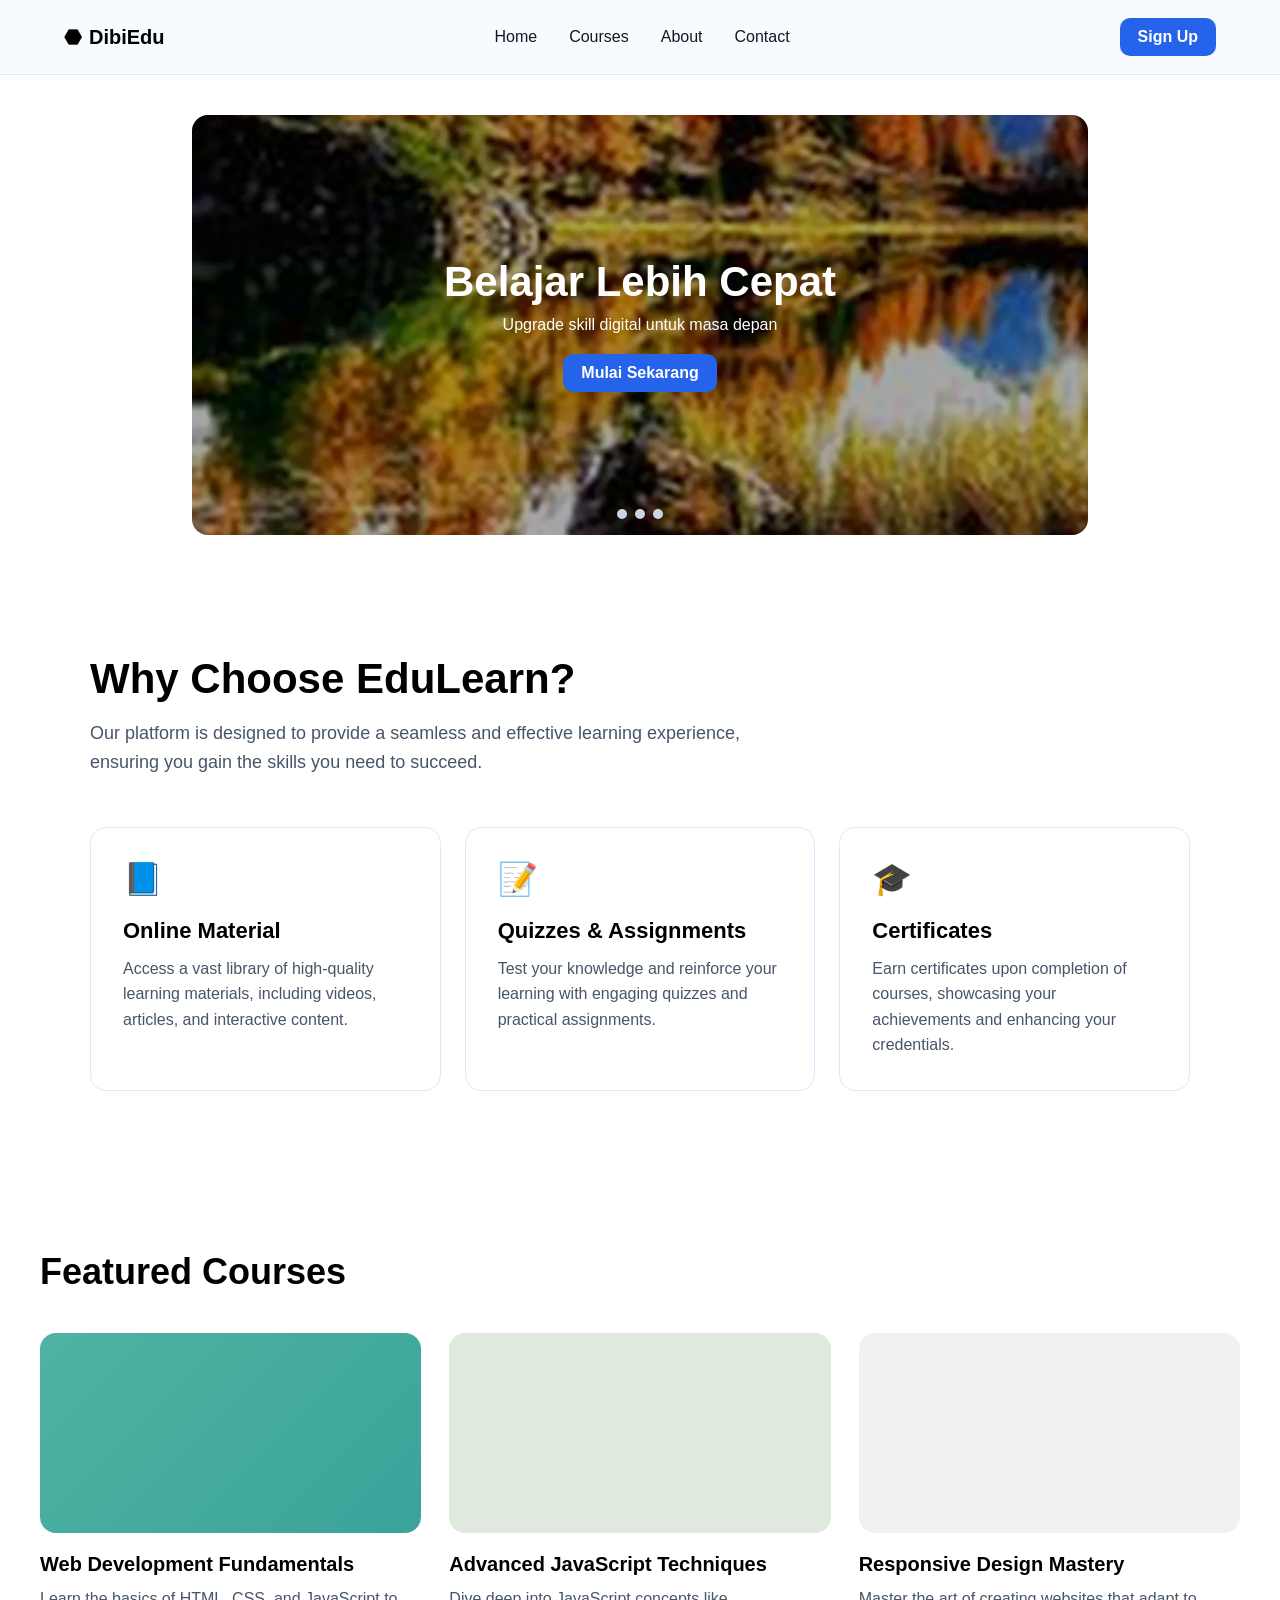
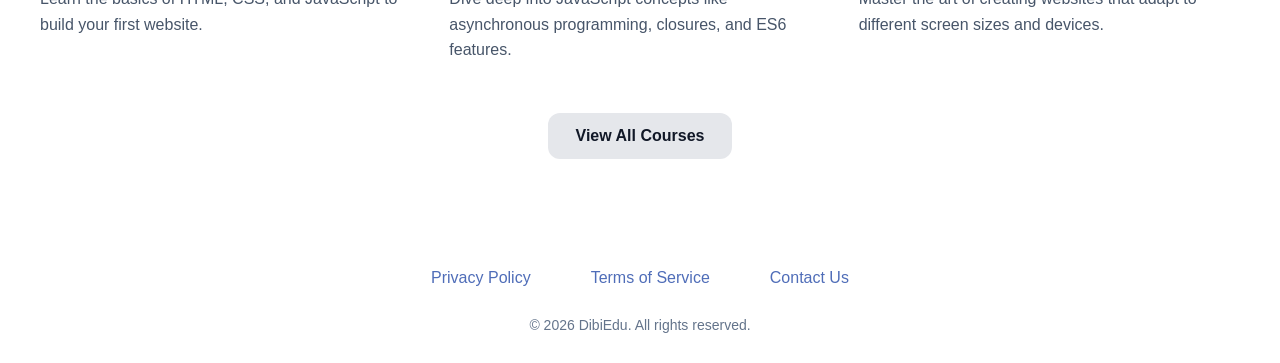
<file: index.html>
<!DOCTYPE html>
<html lang="en">
<head>
  <meta charset="UTF-8" />
  <meta name="viewport" content="width=device-width, initial-scale=1.0" />
  <title>DibiEdu</title>
  <link rel="stylesheet" href="style.css" />
</head>
<body>

<!-- ===== NAVBAR ===== -->
<header class="navbar">
  <div class="nav-container">
    <div class="logo">
      <span class="logo-icon">⬣</span>
      <span class="logo-text">DibiEdu</span>
    </div>

    <nav class="nav-menu">
      <a href="#">Home</a>
      <a href="#">Courses</a>
      <a href="#">About</a>
      <a href="#">Contact</a>
    </nav>

    <a href="#" class="btn-signup">Sign Up</a>
  </div>
</header>

<!-- ===== SLIDER ===== -->
<section class="slider">

  <!-- radio control -->
  <!-- <input type="radio" name="slide" id="s1" checked>
  <input type="radio" name="slide" id="s2">
  <input type="radio" name="slide" id="s3"> -->

  <!-- HERO CONTENT (TIDAK IKUT TRANSISI) -->
  <div class="hero-content">
    <h1>Belajar Lebih Cepat</h1>
    <p>Upgrade skill digital untuk masa depan</p>
    <a href="#" class="btn-signup">Mulai Sekarang</a>
  </div>

  <!-- SLIDES -->
  <div class="slides">
    <div class="slide">
      <img src="img/slide1.webp" alt="">
    </div>
    <div class="slide">
      <img src="img/slide2.jpg" alt="">
    </div>
    <div class="slide">
      <img src="img/slide3.webp" alt="">
    </div>
  </div>

  <!-- DOTS -->
  <div class="dots">
    <label for="s1" class="dot d1"></label>
    <label for="s2" class="dot d2"></label>
    <label for="s3" class="dot d3"></label>
  </div>

</section>




<section class="why">
    <div class="container-why">
      <h2 class="title">Why Choose EduLearn?</h2>
      <p class="subtitle">
        Our platform is designed to provide a seamless and effective learning experience, ensuring
        you gain the skills you need to succeed.
      </p>

      <div class="card-wrapper">
        <div class="card">
          <div class="icon">📘</div>
          <h3>Online Material</h3>
          <p>
            Access a vast library of high-quality learning materials, including videos,
            articles, and interactive content.
          </p>
        </div>

        <div class="card">
          <div class="icon">📝</div>
          <h3>Quizzes & Assignments</h3>
          <p>
            Test your knowledge and reinforce your learning with engaging quizzes
            and practical assignments.
          </p>
        </div>

        <div class="card">
          <div class="icon">🎓</div>
          <h3>Certificates</h3>
          <p>
            Earn certificates upon completion of courses, showcasing your achievements
            and enhancing your credentials.
          </p>
        </div>
      </div>
    </div>
  </section>



   <!-- FEATURED COURSES -->
  <section class="courses">
    <div class="container-course">
      <h2 class="section-title">Featured Courses</h2>

      <div class="course-grid">
        <!-- CARD 1 -->
        <div class="course-card">
          <div class="course-image img-1"></div>
          <h3>Web Development Fundamentals</h3>
          <p>
            Learn the basics of HTML, CSS, and JavaScript to build your first website.
          </p>
        </div>

        <!-- CARD 2 -->
        <div class="course-card">
          <div class="course-image img-2"></div>
          <h3>Advanced JavaScript Techniques</h3>
          <p>
            Dive deep into JavaScript concepts like asynchronous programming,
            closures, and ES6 features.
          </p>
        </div>

        <!-- CARD 3 -->
        <div class="course-card">
          <div class="course-image img-3"></div>
          <h3>Responsive Design Mastery</h3>
          <p>
            Master the art of creating websites that adapt to different screen
            sizes and devices.
          </p>
        </div>
      </div>

      <div class="btn-wrapper">
        <a href="#" class="btn">View All Courses</a>
      </div>
    </div>
  </section>

  <!-- FOOTER -->
  <footer class="footer">
    <div class="footer-links">
      <a href="#">Privacy Policy</a>
      <a href="#">Terms of Service</a>
      <a href="#">Contact Us</a>
    </div>
    <p class="copyright">
      © 2026 DibiEdu. All rights reserved.
    </p>
  </footer>



</body>
</html>
</file>
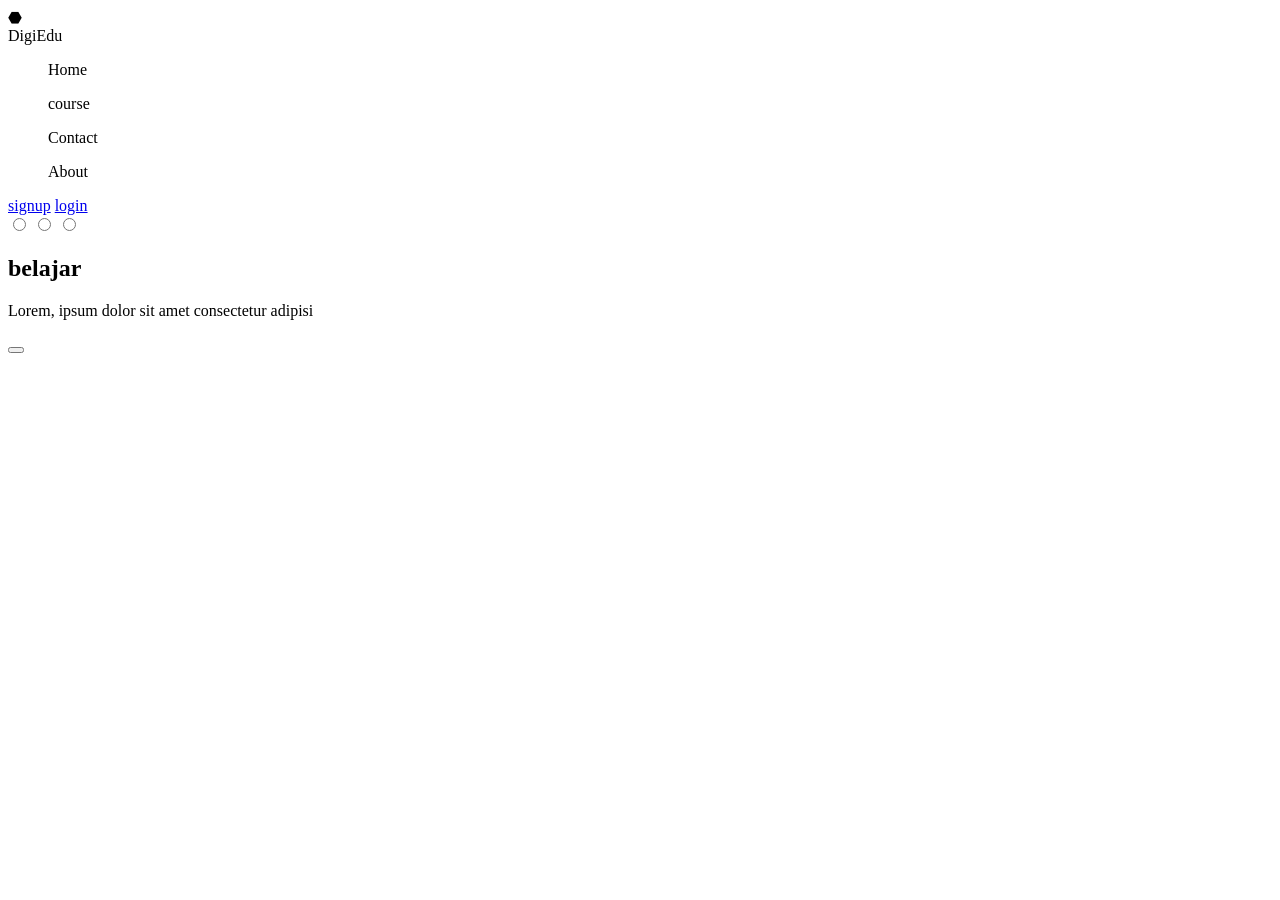
<file: lms.html>
<!DOCTYPE html>
<html lang="en">
<head>
    <meta charset="UTF-8">
    <meta name="viewport" content="width=device-width, initial-scale=1.0">
    <title>Document</title>
</head>
<body>
    <header>
        <div>⬣</div>
        <div>DigiEdu</div>
        <menu>Home</menu>
        <menu>course</menu>
        <menu>Contact</menu>
        <menu>About</menu>
        <a href="#">signup</a>
        <a href="#">login</a>
    </header>


    <section>
        <input type="radio" name="slide">
        <input type="radio" name="slide">
        <input type="radio" name="slide">

        <div>
            <h1>belajar</h1>
            <p>Lorem, ipsum dolor sit amet consectetur adipisi</p>
            <button ></button>
        </div>


    </section>

</body>
</html>
</file>
<file: style.css>
/* ===== RESET ===== */
* {
  margin: 0;
  padding: 0;
  box-sizing: border-box;
  font-family: Arial, Helvetica, sans-serif;
}

/* ===== NAVBAR ===== */
.navbar {
  background: #f8fbfd;
  border-bottom: 1px solid #e5e7eb;
}

.nav-container {
  max-width: 1200px;
  margin: auto;
  padding: 18px 24px;
  display: flex;
  align-items: center;
  justify-content: space-between;
}

.logo {
  display: flex;
  align-items: center;
  gap: 8px;
  font-weight: 700;
  font-size: 20px;
}

.nav-menu {
  display: flex;
  gap: 32px;
}

.nav-menu a {
  text-decoration: none;
  color: #111827;
  font-weight: 500;
}

.btn-signup {
  background: #2563eb;
  color: #fff;
  padding: 10px 18px;
  border-radius: 10px;
  text-decoration: none;
  font-weight: 600;
}

/* ===== SLIDER ===== */
.slider {
  width: 70%;
  max-width: 1200px;
  height: 420px;
  margin: 40px auto;
  position: relative;
  overflow: hidden;
  border-radius: 16px;
}

/* hide radio */
.slider input {
  display: none;
}

/* ===== HERO ===== */
.hero-content {
  position: absolute;
  pointer-events: none;
  inset: 0;
  z-index: 3;
  display: flex;
  flex-direction: column;
  justify-content: center;
  align-items: center;
  text-align: center;
  color: white;
}

.hero-content h1 {
  font-size: 42px;
  margin-bottom: 10px;
}

.hero-content p {
  margin-bottom: 20px;
}

.hero-content a {
  pointer-events: auto;
}

/* ===== SLIDES ===== */
.slides {
  display: flex;
  width: 300%;
  height: 100%;
  animation: autoSlide 12s infinite;
}

.slide {
  width: 100%;
  flex-shrink: 0;
  position: relative;
}

.slide::after {
  content: "";
  position: absolute;
  inset: 0;
  background: rgba(0,0,0,.35);
}

.slide img {
  width: 100%;
  height: 100%;
  object-fit: cover;
}

/* ===== MANUAL CONTROL ===== */
#s1:checked ~ .slides { transform: translateX(0); }
#s2:checked ~ .slides { transform: translateX(-100%); }
#s3:checked ~ .slides { transform: translateX(-200%); }

/* #s1:checked ~ .slides,
#s2:checked ~ .slides,
#s3:checked ~ .slides {
  animation: none;
} */

/* ===== DOTS ===== */
.dots {
  position: absolute;
  bottom: 16px;
  left: 50%;
  transform: translateX(-50%);
  display: flex;
  gap: 8px;
  z-index: 4;
}

.dot {
  width: 10px;
  height: 10px;
  background: #cbd5e1;
  border-radius: 50%;
  cursor: pointer;
  animation: dotSlide 12s infinite;
}

.d1 { animation-delay: 0s; }
.d2 { animation-delay: 4s; }
.d3 { animation-delay: 8s; }

#s1:checked ~ .dots label[for="s1"],
#s2:checked ~ .dots label[for="s2"],
#s3:checked ~ .dots label[for="s3"] {
  background: #22c55e;
}

/* ===== ANIMATION ===== */
@keyframes autoSlide {
  0%,30%   { transform: translateX(0); }
  35%,65%  { transform: translateX(-100%); }
  70%,100% { transform: translateX(-200%); }
}

@keyframes dotSlide {
  0%,30% { background: #22c55e; }
  33%,100% { background: #cbd5e1; }
}


.why {
  padding: 80px 20px;
}

.container-why {
  max-width: 1100px;
  margin: auto;
}

.title {
  font-size: 42px;
  font-weight: 700;
  margin-bottom: 16px;
}

.subtitle {
  max-width: 700px;
  font-size: 18px;
  color: #475569;
  margin-bottom: 50px;
  line-height: 1.6;
}

.card-wrapper {
  display: grid;
  grid-template-columns: repeat(auto-fit, minmax(280px, 1fr));
  gap: 24px;
}

.card {
  background: #ffffff;
  border: 1px solid #dbeafe;
  border-radius: 16px;
  padding: 32px;
  transition: all 0.3s ease;
}

.card:hover {
  transform: translateY(-6px);
  box-shadow: 0 12px 30px rgba(0, 0, 0, 0.08);
}

.icon {
  font-size: 32px;
  margin-bottom: 20px;
}

.card h3 {
  font-size: 22px;
  margin-bottom: 12px;
}

.card p {
  color: #475569;
  line-height: 1.6;
}

/* ===== SECTION ===== */
.courses {
  padding: 80px 20px 60px;
}

.container-course {
  max-width: 1200px;
  margin: auto;
}

.section-title {
  font-size: 36px;
  font-weight: 700;
  margin-bottom: 40px;
}

/* ===== GRID ===== */
.course-grid {
  display: grid;
  grid-template-columns: repeat(auto-fit, minmax(280px, 1fr));
  gap: 28px;
}

/* ===== CARD ===== */
.course-card {
  background: transparent;
}

.course-image {
  height: 200px;
  border-radius: 16px;
  margin-bottom: 20px;
}

/* Dummy image styles (replace with real images if needed) */
.img-1 {
  background: linear-gradient(135deg, #4fb3a2, #3aa39a);
}

.img-2 {
  background: #dfe9dd;
}

.img-3 {
  background: #f1f1f1;
}

.course-card h3 {
  font-size: 20px;
  font-weight: 600;
  margin-bottom: 10px;
}

.course-card p {
  color: #475569;
  line-height: 1.6;
}

/* ===== BUTTON ===== */
.btn-wrapper {
  text-align: center;
  margin-top: 50px;
}

.btn {
  display: inline-block;
  padding: 14px 28px;
  background: #e5e7eb;
  color: #111827;
  border-radius: 12px;
  text-decoration: none;
  font-weight: 600;
  transition: background 0.3s;
}

.btn:hover {
  background: #d1d5db;
}

/* ===== FOOTER ===== */
.footer {
  padding: 50px 20px 30px;
  text-align: center;
}

.footer-links {
  display: flex;
  justify-content: center;
  gap: 60px;
  margin-bottom: 30px;
}

.footer-links a {
  text-decoration: none;
  color: #4f6db8;
  font-weight: 500;
}

.footer-links a:hover {
  text-decoration: underline;
}

.copyright {
  color: #64748b;
  font-size: 14px;
}
</file>
